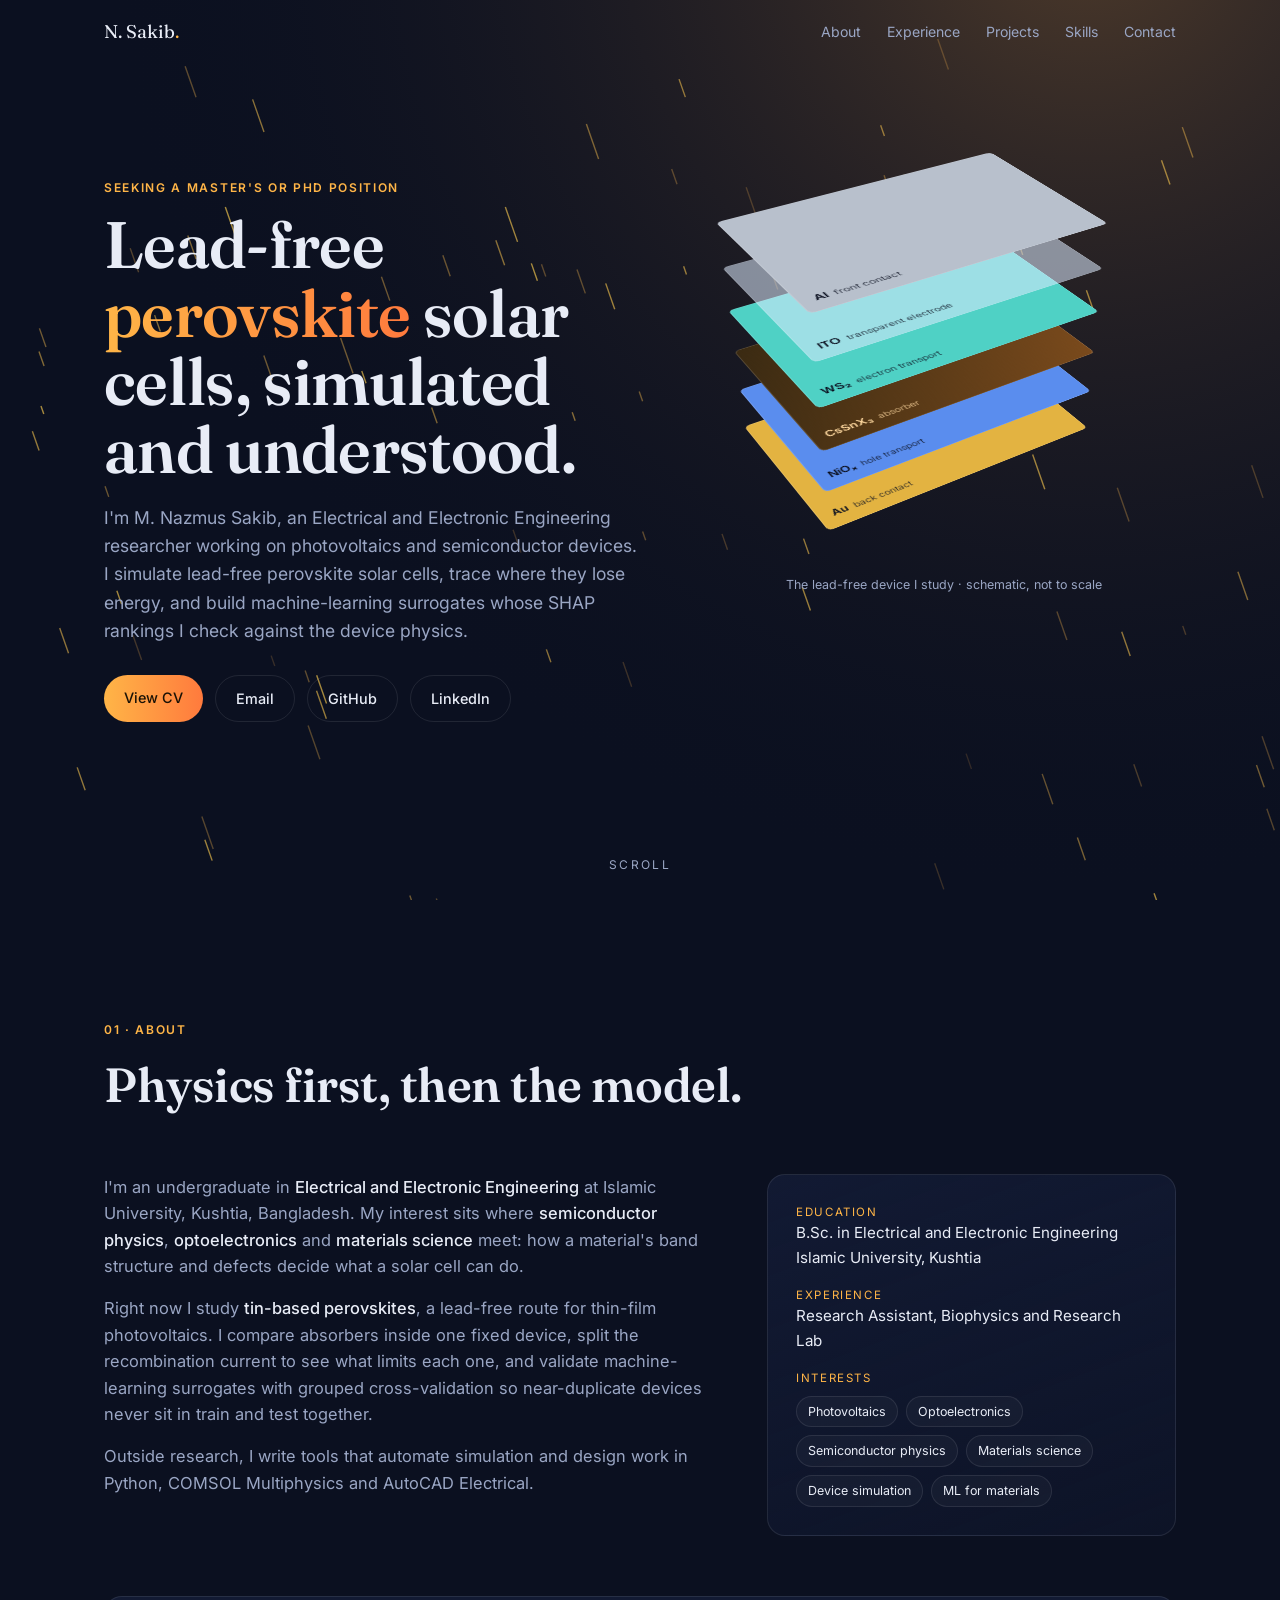
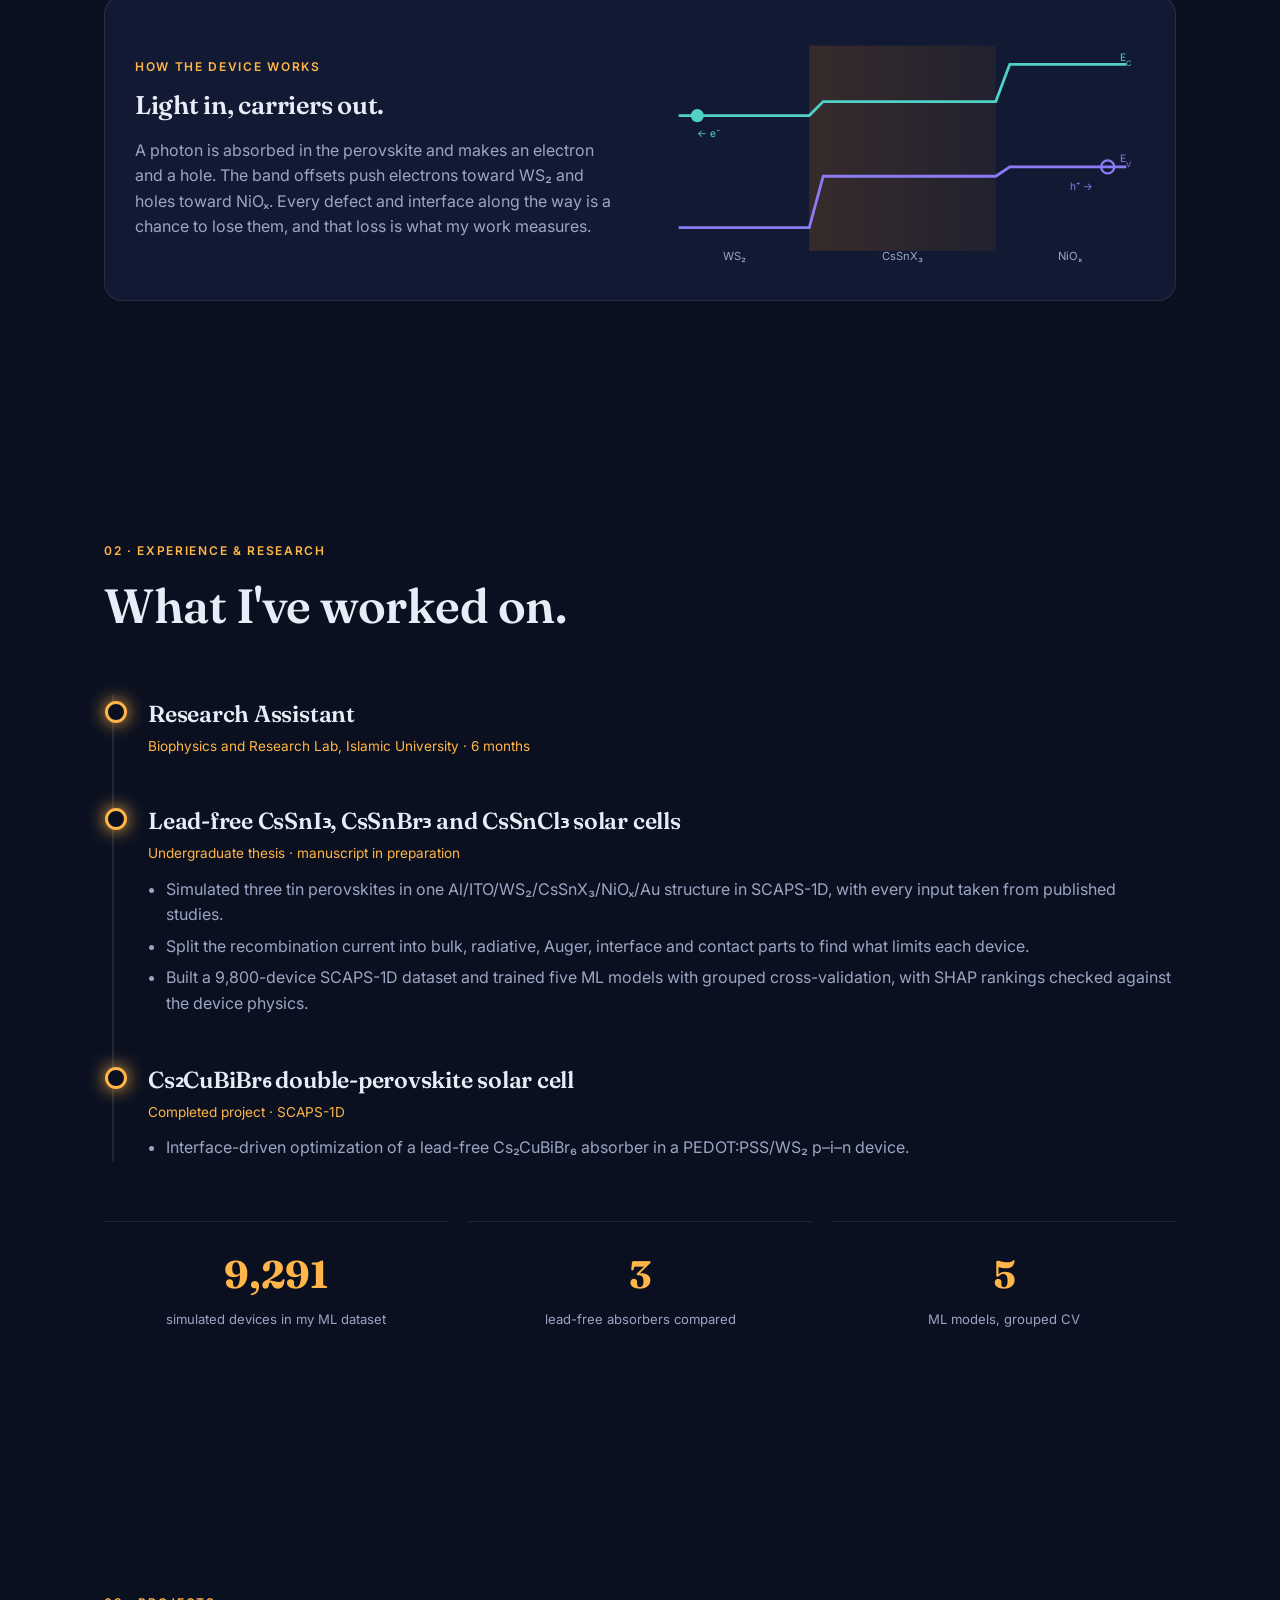
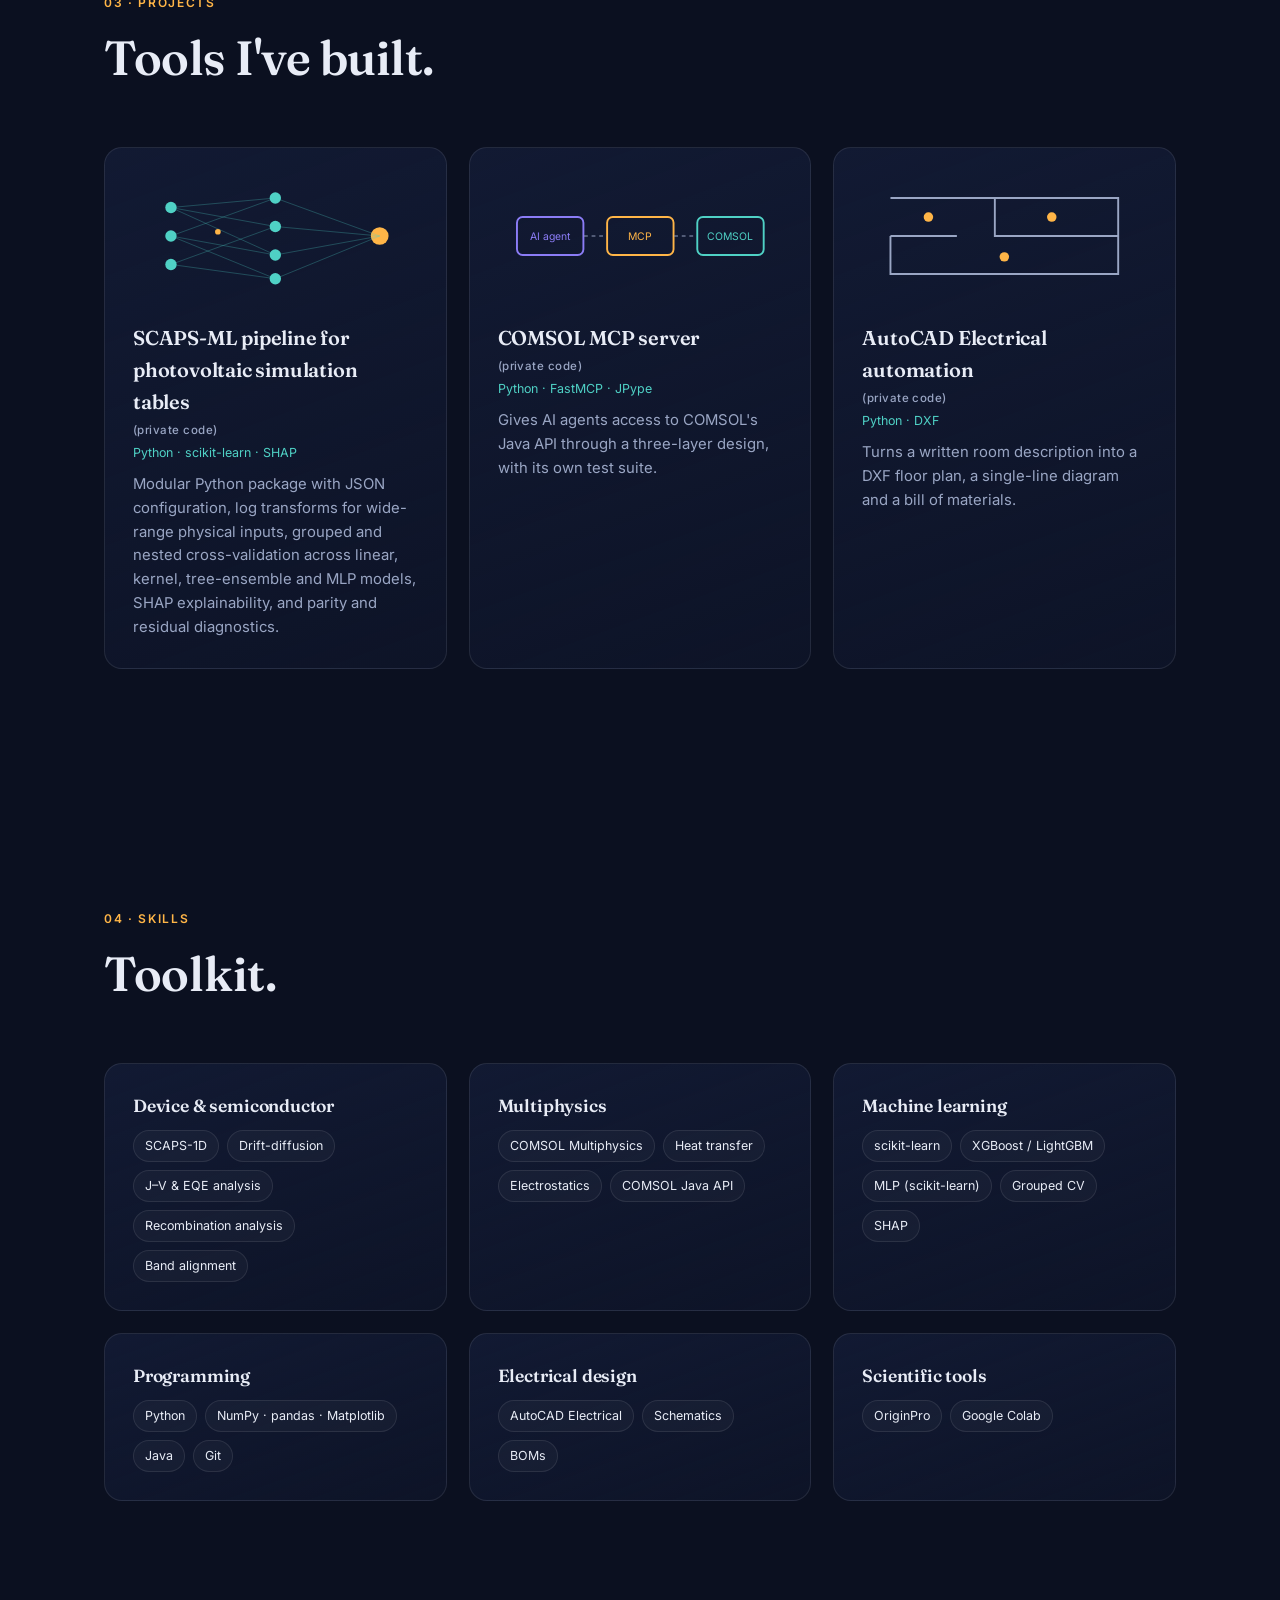
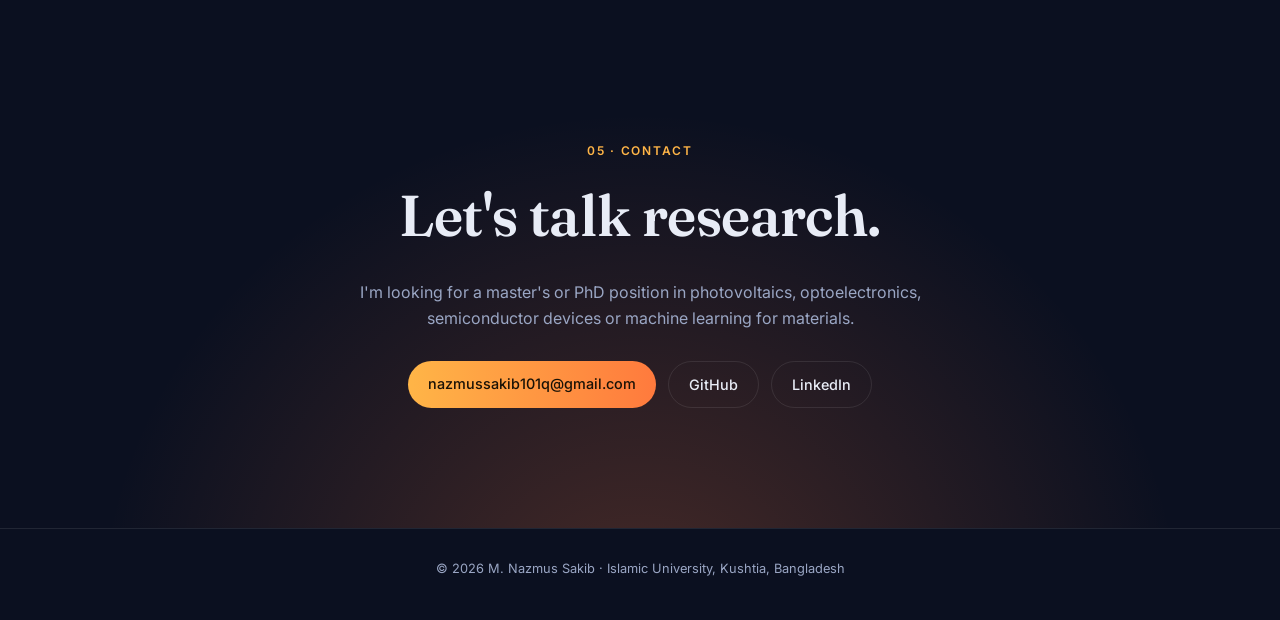
<file: index.html>
<!DOCTYPE html>
<html lang="en">
<head>
<meta charset="UTF-8">
<meta name="viewport" content="width=device-width, initial-scale=1.0">
<title>M. Nazmus Sakib — Photovoltaics, Semiconductor Devices &amp; Machine Learning</title>
<meta name="description" content="M. Nazmus Sakib: EEE researcher working on lead-free perovskite solar cells, device simulation and machine learning for materials.">
<link rel="canonical" href="https://saakiiiib.github.io/">
<link rel="icon" href="favicon.svg" type="image/svg+xml">

<meta property="og:type" content="profile">
<meta property="og:site_name" content="M. Nazmus Sakib">
<meta property="og:url" content="https://saakiiiib.github.io/">
<meta property="og:title" content="M. Nazmus Sakib — Photovoltaics, Semiconductor Devices &amp; Machine Learning">
<meta property="og:description" content="EEE researcher working on lead-free perovskite solar cells, device simulation and machine learning for materials.">
<meta property="og:image" content="https://saakiiiib.github.io/og.png">
<meta property="og:image:width" content="1200">
<meta property="og:image:height" content="630">
<meta property="og:image:alt" content="M. Nazmus Sakib — lead-free perovskite solar cells, simulated and understood.">
<meta name="twitter:card" content="summary_large_image">
<meta name="twitter:title" content="M. Nazmus Sakib — Photovoltaics, Semiconductor Devices &amp; Machine Learning">
<meta name="twitter:description" content="EEE researcher working on lead-free perovskite solar cells, device simulation and machine learning for materials.">
<meta name="twitter:image" content="https://saakiiiib.github.io/og.png">

<link rel="preconnect" href="https://fonts.googleapis.com">
<link rel="preconnect" href="https://fonts.gstatic.com" crossorigin>
<link href="https://fonts.googleapis.com/css2?family=Fraunces:opsz,wght@9..144,400;9..144,600&family=Inter:wght@400;500;600&display=swap" rel="stylesheet">
<link rel="stylesheet" href="assets/css/site.css">
<noscript><style>.reveal{opacity:1!important;transform:none!important}</style></noscript>
<script type="application/ld+json">
{
  "@context": "https://schema.org",
  "@type": "Person",
  "name": "M. Nazmus Sakib",
  "url": "https://saakiiiib.github.io/",
  "email": "mailto:nazmussakib101q@gmail.com",
  "affiliation": {
    "@type": "CollegeOrUniversity",
    "name": "Islamic University, Kushtia, Bangladesh"
  },
  "sameAs": [
    "https://github.com/saakiiiib",
    "https://www.linkedin.com/in/m-nazmus-sakib-89017a239"
  ],
  "knowsAbout": [
    "Photovoltaics",
    "Perovskite Solar Cells",
    "SCAPS-1D",
    "Semiconductor Device Simulation",
    "Machine Learning for Materials"
  ]
}
</script>
</head>
<body>
<a class="skip-link" href="#main">Skip to main content</a>
<div id="prog" aria-hidden="true"></div>

<nav id="nav" aria-label="Primary"><div class="wrap">
  <a class="logo" href="#top">N. Sakib<span>.</span></a>
  <button class="navtoggle" id="navtoggle" aria-expanded="false" aria-controls="navmenu" aria-label="Menu"><span></span></button>
  <ul id="navmenu">
    <li><a href="#about">About</a></li>
    <li><a href="#experience">Experience</a></li>
    <li><a href="#projects">Projects</a></li>
    <li><a href="#skills">Skills</a></li>
    <li><a href="#contact">Contact</a></li>
  </ul>
</div></nav>

<header class="hero" id="top">
  <canvas id="sky" aria-hidden="true"></canvas>
  <div class="wrap">
    <div>
      <div class="mono">Seeking a master's or PhD position</div>
      <h1>Lead-free <em>perovskite</em> solar cells, simulated and understood.</h1>
      <p class="lead">I'm M. Nazmus Sakib, an Electrical and Electronic Engineering researcher working on photovoltaics and semiconductor devices. I simulate lead-free perovskite solar cells, trace where they lose energy, and build machine-learning surrogates whose SHAP rankings I check against the device physics.</p>
      <div class="btns">
        <a class="btn main" href="resume.html">View CV</a>
        <a class="btn" href="mailto:nazmussakib101q@gmail.com">Email</a>
        <a class="btn" href="https://github.com/saakiiiib" target="_blank" rel="noopener noreferrer">GitHub</a>
        <a class="btn" href="https://www.linkedin.com/in/m-nazmus-sakib-89017a239" target="_blank" rel="noopener noreferrer">LinkedIn</a>
      </div>
    </div>
    <div>
      <div class="stack" id="stack">
        <div class="layers">
          <div class="layer" style="--i:0;background:#e3b341">Au <small>back contact</small></div>
          <div class="layer" style="--i:1;background:#5a8dee">NiOₓ <small>hole transport</small></div>
          <div class="layer" style="--i:2;background:linear-gradient(120deg,#3a2a12,#7a4a1c);color:#ffd9a0">CsSnX₃ <small>absorber</small></div>
          <div class="layer" style="--i:3;background:#4fd1c5">WS₂ <small>electron transport</small></div>
          <div class="layer" style="--i:4;background:rgba(220,235,255,.55)">ITO <small>transparent electrode</small></div>
          <div class="layer" style="--i:5;background:#b8c0cc">Al <small>front contact</small></div>
        </div>
      </div>
      <p class="stacklabel">The lead-free device I study · schematic, not to scale</p>
    </div>
  </div>
  <div class="scrollcue" aria-hidden="true">Scroll</div>
</header>

<main id="main">
<section id="about"><div class="wrap">
  <div class="sec-head reveal"><div class="mono">01 · About</div><h2>Physics first, then the model.</h2></div>
  <div class="about-grid">
    <div class="reveal d1">
      <p>I'm an undergraduate in <b>Electrical and Electronic Engineering</b> at Islamic University, Kushtia, Bangladesh. My interest sits where <b>semiconductor physics</b>, <b>optoelectronics</b> and <b>materials science</b> meet: how a material's band structure and defects decide what a solar cell can do.</p>
      <p>Right now I study <b>tin-based perovskites</b>, a lead-free route for thin-film photovoltaics. I compare absorbers inside one fixed device, split the recombination current to see what limits each one, and validate machine-learning surrogates with grouped cross-validation so near-duplicate devices never sit in train and test together.</p>
      <p>Outside research, I write tools that automate simulation and design work in Python, COMSOL Multiphysics and AutoCAD Electrical.</p>
    </div>
    <div class="card reveal d2">
      <dl class="facts">
        <dt>Education</dt><dd>B.Sc. in Electrical and Electronic Engineering<br>Islamic University, Kushtia</dd>
        <dt>Experience</dt><dd>Research Assistant, Biophysics and Research Lab</dd>
        <dt>Interests</dt>
        <dd><div class="chips"><span class="chip">Photovoltaics</span><span class="chip">Optoelectronics</span><span class="chip">Semiconductor physics</span><span class="chip">Materials science</span><span class="chip">Device simulation</span><span class="chip">ML for materials</span></div></dd>
      </dl>
    </div>
  </div>

  <div class="band reveal">
    <div class="band-grid">
      <div>
        <div class="mono">How the device works</div>
        <h3>Light in, carriers out.</h3>
        <p>A photon is absorbed in the perovskite and makes an electron and a hole. The band offsets push electrons toward WS₂ and holes toward NiOₓ. Every defect and interface along the way is a chance to lose them, and that loss is what my work measures.</p>
      </div>
      <svg viewBox="0 0 520 260" role="img" aria-label="Animated schematic band diagram of an ETL, absorber and HTL">
        <defs><linearGradient id="abs" x1="0" x2="1"><stop offset="0" stop-color="#7a4a1c" stop-opacity=".35"/><stop offset="1" stop-color="#7a4a1c" stop-opacity=".15"/></linearGradient></defs>
        <rect x="160" y="20" width="200" height="220" fill="url(#abs)"/>
        <text x="80" y="250" fill="#9aa6c4" font-size="12" text-anchor="middle">WS₂</text>
        <text x="260" y="250" fill="#9aa6c4" font-size="12" text-anchor="middle">CsSnX₃</text>
        <text x="440" y="250" fill="#9aa6c4" font-size="12" text-anchor="middle">NiOₓ</text>
        <path d="M20 95 H160 L175 80 H360 L375 40 H500" stroke="#4fd1c5" stroke-width="3" fill="none"/>
        <path d="M20 215 H160 L175 160 H360 L375 150 H500" stroke="#8b7cf6" stroke-width="3" fill="none"/>
        <text x="505" y="36" fill="#4fd1c5" font-size="11" text-anchor="end">E<tspan baseline-shift="sub" font-size="8">C</tspan></text>
        <text x="505" y="145" fill="#8b7cf6" font-size="11" text-anchor="end">E<tspan baseline-shift="sub" font-size="8">V</tspan></text>
        <g class="photon"><path d="M250 0 l-6 10 l8 0 l-6 12" stroke="#ffb547" stroke-width="2.5" fill="none"><animateTransform attributeName="transform" type="translate" values="0,-20;0,50;0,50" keyTimes="0;.3;1" dur="3s" repeatCount="indefinite"/><animate attributeName="opacity" values="1;1;0;0" keyTimes="0;.3;.32;1" dur="3s" repeatCount="indefinite"/></path></g>
        <circle r="7" fill="#4fd1c5"><animateMotion dur="3s" repeatCount="indefinite" keyTimes="0;.3;.7;1" keyPoints="0;0;1;1" calcMode="linear" path="M250 80 H175 L160 95 H40"/><animate attributeName="opacity" values="0;0;1;1;0" keyTimes="0;.29;.31;.85;1" dur="3s" repeatCount="indefinite"/></circle>
        <circle r="7" fill="none" stroke="#8b7cf6" stroke-width="2.5"><animateMotion dur="3s" repeatCount="indefinite" keyTimes="0;.3;.7;1" keyPoints="0;0;1;1" calcMode="linear" path="M250 160 H360 L375 150 H480"/><animate attributeName="opacity" values="0;0;1;1;0" keyTimes="0;.29;.31;.85;1" dur="3s" repeatCount="indefinite"/></circle>
        <text x="40" y="118" fill="#4fd1c5" font-size="11">← e⁻</text>
        <text x="440" y="175" fill="#8b7cf6" font-size="11">h⁺ →</text>
      </svg>
    </div>
  </div>
</div></section>

<section id="experience"><div class="wrap">
  <div class="sec-head reveal"><div class="mono">02 · Experience &amp; research</div><h2>What I've worked on.</h2></div>
  <div class="timeline">
    <div class="tl reveal">
      <h3>Research Assistant</h3>
      <div class="meta">Biophysics and Research Lab, Islamic University · 6 months</div>
    </div>
    <div class="tl reveal">
      <h3>Lead-free CsSnI₃, CsSnBr₃ and CsSnCl₃ solar cells</h3>
      <div class="meta">Undergraduate thesis · manuscript in preparation</div>
      <ul>
        <li>Simulated three tin perovskites in one Al/ITO/WS₂/CsSnX₃/NiOₓ/Au structure in SCAPS-1D, with every input taken from published studies.</li>
        <li>Split the recombination current into bulk, radiative, Auger, interface and contact parts to find what limits each device.</li>
        <li>Built a 9,800-device SCAPS-1D dataset and trained five ML models with grouped cross-validation, with SHAP rankings checked against the device physics.</li>
      </ul>
    </div>
    <div class="tl reveal">
      <h3>Cs₂CuBiBr₆ double-perovskite solar cell</h3>
      <div class="meta">Completed project · SCAPS-1D</div>
      <ul><li>Interface-driven optimization of a lead-free Cs₂CuBiBr₆ absorber in a PEDOT:PSS/WS₂ p–i–n device.</li></ul>
    </div>
  </div>
  <div class="strip">
    <div class="stat reveal"><b data-n="9800" aria-label="9,800">9,800</b><span>simulated devices in my ML dataset</span></div>
    <div class="stat reveal d1"><b data-n="3" aria-label="3">3</b><span>lead-free absorbers compared</span></div>
    <div class="stat reveal d2"><b data-n="5" aria-label="5">5</b><span>ML models, grouped CV</span></div>
  </div>
</div></section>

<section id="projects"><div class="wrap">
  <div class="sec-head reveal"><div class="mono">03 · Projects</div><h2>Tools I've built.</h2></div>
  <div class="proj">
    <div class="card pcard reveal">
      <svg viewBox="0 0 300 120" aria-hidden="true">
        <g fill="#4fd1c5">
          <circle cx="40" cy="30" r="6"/><circle cx="40" cy="60" r="6"/><circle cx="40" cy="90" r="6"/>
          <circle cx="150" cy="20" r="6"/><circle cx="150" cy="50" r="6"/><circle cx="150" cy="80" r="6"/><circle cx="150" cy="105" r="6"/>
          <circle cx="260" cy="60" r="8" fill="#ffb547"><animate attributeName="r" values="8;11;8" dur="2s" repeatCount="indefinite"/></circle>
        </g>
        <g stroke="#4fd1c5" stroke-opacity=".3"><path d="M40 30L150 20M40 30L150 50M40 30L150 80M40 60L150 20M40 60L150 80M40 60L150 105M40 90L150 50M40 90L150 105M150 20L260 60M150 50L260 60M150 80L260 60M150 105L260 60"/></g>
        <circle r="3" fill="#ffb547"><animateMotion dur="2s" repeatCount="indefinite" path="M40 60L150 50L260 60"/></circle>
      </svg>
      <h3>SCAPS-ML pipeline for photovoltaic simulation tables <span class="priv">(private code)</span></h3>
      <div class="tag">Python · scikit-learn · SHAP</div>
      <p>Modular Python package with JSON configuration, log transforms for wide-range physical inputs, grouped and nested cross-validation across linear, kernel, tree-ensemble and MLP models, SHAP explainability, and parity and residual diagnostics.</p>
    </div>
    <div class="card pcard reveal d1">
      <svg viewBox="0 0 300 120" aria-hidden="true">
        <rect x="20" y="40" width="70" height="40" rx="6" fill="none" stroke="#8b7cf6" stroke-width="2"/><text x="55" y="64" fill="#8b7cf6" font-size="11" text-anchor="middle">AI agent</text>
        <rect x="115" y="40" width="70" height="40" rx="6" fill="none" stroke="#ffb547" stroke-width="2"/><text x="150" y="64" fill="#ffb547" font-size="11" text-anchor="middle">MCP</text>
        <rect x="210" y="40" width="70" height="40" rx="6" fill="none" stroke="#4fd1c5" stroke-width="2"/><text x="245" y="64" fill="#4fd1c5" font-size="11" text-anchor="middle">COMSOL</text>
        <path d="M90 60H115M185 60H210" stroke="#9aa6c4" stroke-dasharray="4 4"><animate attributeName="stroke-dashoffset" values="8;0" dur=".6s" repeatCount="indefinite"/></path>
      </svg>
      <h3>COMSOL MCP server <span class="priv">(private code)</span></h3>
      <div class="tag">Python · FastMCP · JPype</div>
      <p>Gives AI agents access to COMSOL's Java API through a three-layer design, with its own test suite.</p>
    </div>
    <div class="card pcard reveal d2">
      <svg viewBox="0 0 300 120" aria-hidden="true">
        <path d="M30 20H270V100H30Z M140 20V60H270 M30 60H100" fill="none" stroke="#9aa6c4" stroke-width="2" stroke-dasharray="600" stroke-dashoffset="600"><animate attributeName="stroke-dashoffset" values="600;0;0" keyTimes="0;.6;1" dur="4s" repeatCount="indefinite"/></path>
        <circle cx="70" cy="40" r="5" fill="#ffb547"/><circle cx="200" cy="40" r="5" fill="#ffb547"/><circle cx="150" cy="82" r="5" fill="#ffb547"/>
      </svg>
      <h3>AutoCAD Electrical automation <span class="priv">(private code)</span></h3>
      <div class="tag">Python · DXF</div>
      <p>Turns a written room description into a DXF floor plan, a single-line diagram and a bill of materials.</p>
    </div>
  </div>
</div></section>

<section id="skills"><div class="wrap">
  <div class="sec-head reveal"><div class="mono">04 · Skills</div><h2>Toolkit.</h2></div>
  <div class="skills">
    <div class="card reveal"><h3>Device &amp; semiconductor</h3><div class="chips"><span class="chip">SCAPS-1D</span><span class="chip">Drift-diffusion</span><span class="chip">J–V &amp; EQE analysis</span><span class="chip">Recombination analysis</span><span class="chip">Band alignment</span></div></div>
    <div class="card reveal d1"><h3>Multiphysics</h3><div class="chips"><span class="chip">COMSOL Multiphysics</span><span class="chip">Heat transfer</span><span class="chip">Electrostatics</span><span class="chip">COMSOL Java API</span></div></div>
    <div class="card reveal d2"><h3>Machine learning</h3><div class="chips"><span class="chip">scikit-learn</span><span class="chip">XGBoost / LightGBM</span><span class="chip">MLP (scikit-learn)</span><span class="chip">Grouped CV</span><span class="chip">SHAP</span></div></div>
    <div class="card reveal"><h3>Programming</h3><div class="chips"><span class="chip">Python</span><span class="chip">NumPy · pandas · Matplotlib</span><span class="chip">Java</span><span class="chip">Git</span></div></div>
    <div class="card reveal d1"><h3>Electrical design</h3><div class="chips"><span class="chip">AutoCAD Electrical</span><span class="chip">Schematics</span><span class="chip">BOMs</span></div></div>
    <div class="card reveal d2"><h3>Scientific tools</h3><div class="chips"><span class="chip">OriginPro</span><span class="chip">Google Colab</span></div></div>
  </div>
</div></section>

<section class="contact" id="contact"><div class="wrap reveal">
  <div class="mono">05 · Contact</div>
  <h2>Let's talk research.</h2>
  <p>I'm looking for a master's or PhD position in photovoltaics, optoelectronics, semiconductor devices or machine learning for materials.</p>
  <div class="btns">
    <a class="btn main" href="mailto:nazmussakib101q@gmail.com">nazmussakib101q@gmail.com</a>
    <a class="btn" href="https://github.com/saakiiiib" target="_blank" rel="noopener noreferrer">GitHub</a>
    <a class="btn" href="https://www.linkedin.com/in/m-nazmus-sakib-89017a239" target="_blank" rel="noopener noreferrer">LinkedIn</a>
  </div>
</div></section>
</main>

<footer>© 2026 M. Nazmus Sakib · Islamic University, Kushtia, Bangladesh</footer>
<script src="assets/js/main.js" defer></script>
</body>
</html>
</file>
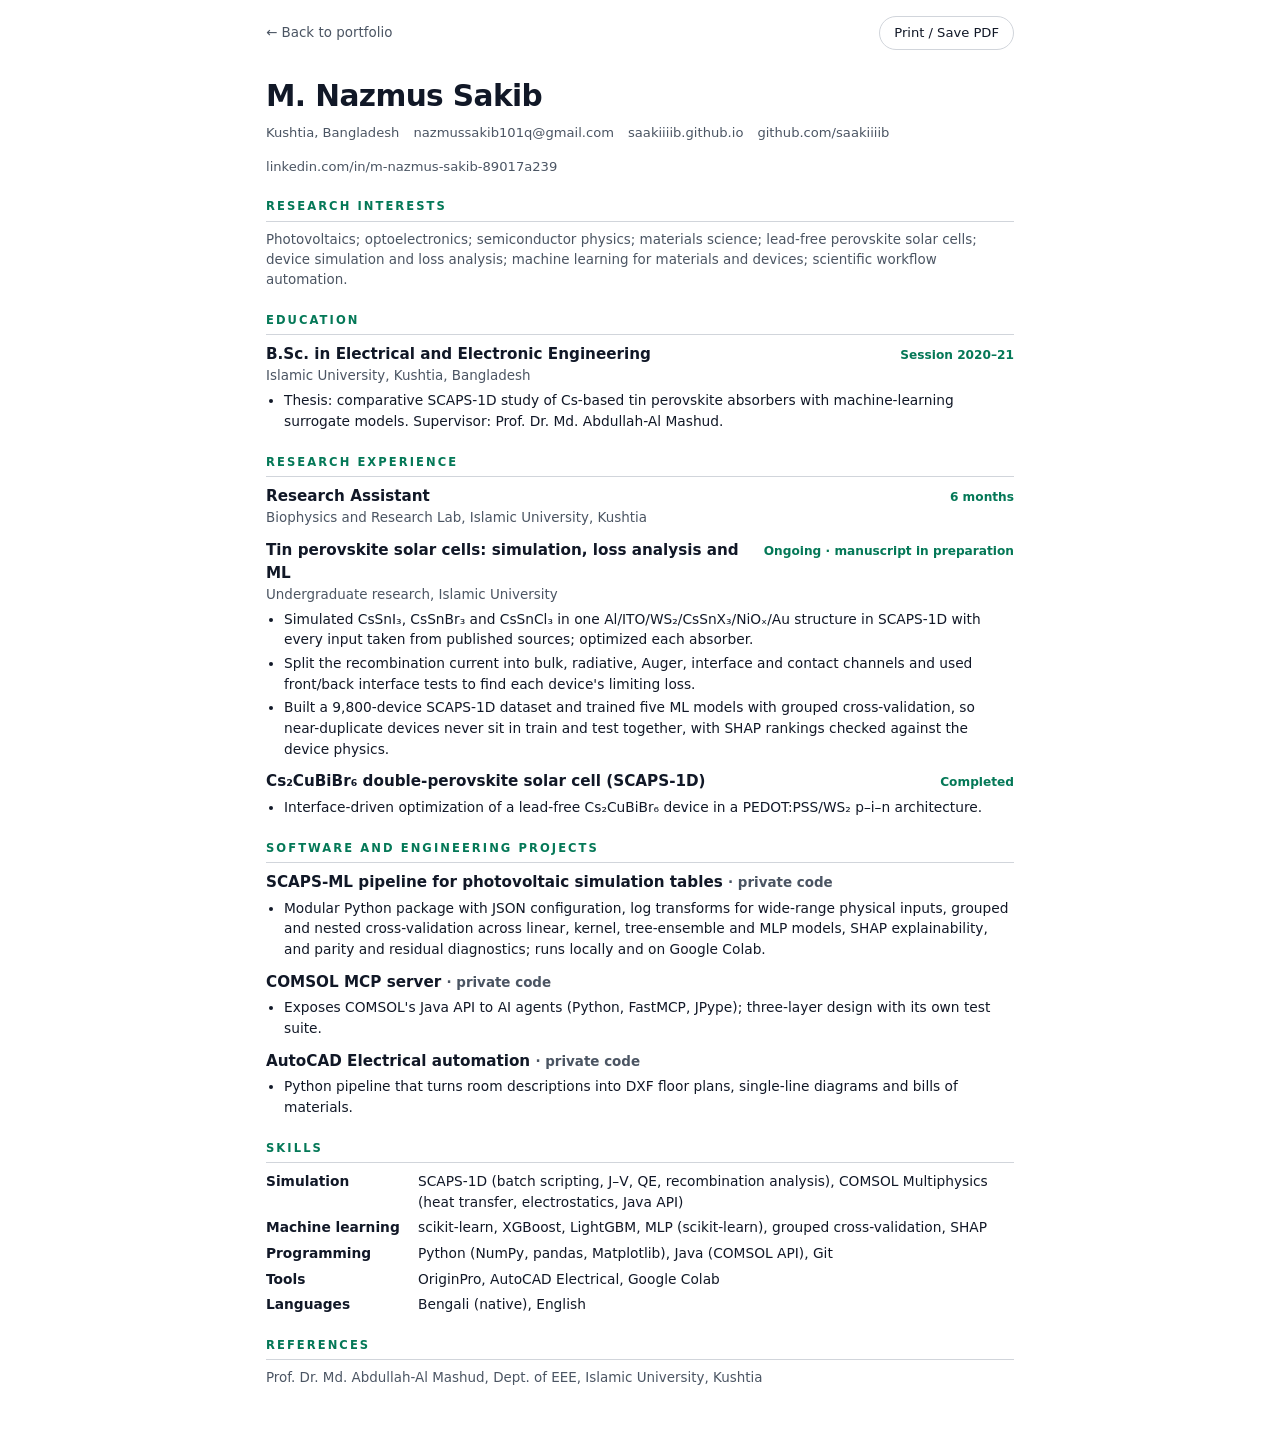
<file: resume.html>
<!DOCTYPE html>
<html lang="en">
<head>
<meta charset="UTF-8">
<meta name="viewport" content="width=device-width, initial-scale=1.0">
<title>M. Nazmus Sakib — CV</title>
<meta name="description" content="Curriculum Vitae of M. Nazmus Sakib — Electrical and Electronic Engineering researcher in photovoltaics, SCAPS-1D simulation, and machine learning for materials.">
<link rel="canonical" href="https://saakiiiib.github.io/resume.html">
<link rel="icon" href="favicon.svg" type="image/svg+xml">
<link rel="stylesheet" href="assets/css/resume.css">
</head>
<body>
<nav class="topbar" aria-label="Resume navigation">
  <a class="back" href="./">← Back to portfolio</a>
  <button type="button" class="print-btn" onclick="window.print()">Print / Save PDF</button>
</nav>
<main class="wrap">
  <h1>M. Nazmus Sakib</h1>
  <div class="contact">
    <span>Kushtia, Bangladesh</span>
    <a href="mailto:nazmussakib101q@gmail.com">nazmussakib101q@gmail.com</a>
    <a href="https://saakiiiib.github.io/">saakiiiib.github.io</a>
    <a href="https://github.com/saakiiiib" target="_blank" rel="noopener noreferrer">github.com/saakiiiib</a>
    <a href="https://www.linkedin.com/in/m-nazmus-sakib-89017a239" target="_blank" rel="noopener noreferrer">linkedin.com/in/m-nazmus-sakib-89017a239</a>
  </div>

  <h2>Research interests</h2>
  <p class="sub">Photovoltaics; optoelectronics; semiconductor physics; materials science; lead-free perovskite solar cells; device simulation and loss analysis; machine learning for materials and devices; scientific workflow automation.</p>

  <h2>Education</h2>
  <div class="item">
    <div class="head"><h3>B.Sc. in Electrical and Electronic Engineering</h3><span class="when">Session 2020–21</span></div>
    <div class="sub">Islamic University, Kushtia, Bangladesh</div>
    <ul><li>Thesis: comparative SCAPS-1D study of Cs-based tin perovskite absorbers with machine-learning surrogate models. Supervisor: Prof. Dr. Md. Abdullah-Al Mashud.</li></ul>
  </div>

  <h2>Research experience</h2>
  <div class="item">
    <div class="head"><h3>Research Assistant</h3><span class="when">6 months</span></div>
    <div class="sub">Biophysics and Research Lab, Islamic University, Kushtia</div>
  </div>
  <div class="item">
    <div class="head"><h3>Tin perovskite solar cells: simulation, loss analysis and ML</h3><span class="when">Ongoing · manuscript in preparation</span></div>
    <div class="sub">Undergraduate research, Islamic University</div>
    <ul>
      <li>Simulated CsSnI₃, CsSnBr₃ and CsSnCl₃ in one Al/ITO/WS₂/CsSnX₃/NiOₓ/Au structure in SCAPS-1D with every input taken from published sources; optimized each absorber.</li>
      <li>Split the recombination current into bulk, radiative, Auger, interface and contact channels and used front/back interface tests to find each device's limiting loss.</li>
      <li>Built a 9,800-device SCAPS-1D dataset and trained five ML models with grouped cross-validation, so near-duplicate devices never sit in train and test together, with SHAP rankings checked against the device physics.</li>
    </ul>
  </div>
  <div class="item">
    <div class="head"><h3>Cs₂CuBiBr₆ double-perovskite solar cell (SCAPS-1D)</h3><span class="when">Completed</span></div>
    <ul><li>Interface-driven optimization of a lead-free Cs₂CuBiBr₆ device in a PEDOT:PSS/WS₂ p–i–n architecture.</li></ul>
  </div>

  <h2>Software and engineering projects</h2>
  <div class="item">
    <h3>SCAPS-ML pipeline for photovoltaic simulation tables <span class="sub">· private code</span></h3>
    <ul><li>Modular Python package with JSON configuration, log transforms for wide-range physical inputs, grouped and nested cross-validation across linear, kernel, tree-ensemble and MLP models, SHAP explainability, and parity and residual diagnostics; runs locally and on Google Colab.</li></ul>
  </div>
  <div class="item">
    <h3>COMSOL MCP server <span class="sub">· private code</span></h3>
    <ul><li>Exposes COMSOL's Java API to AI agents (Python, FastMCP, JPype); three-layer design with its own test suite.</li></ul>
  </div>
  <div class="item">
    <h3>AutoCAD Electrical automation <span class="sub">· private code</span></h3>
    <ul><li>Python pipeline that turns room descriptions into DXF floor plans, single-line diagrams and bills of materials.</li></ul>
  </div>

  <h2>Skills</h2>
  <div class="row"><b>Simulation</b><span>SCAPS-1D (batch scripting, J–V, QE, recombination analysis), COMSOL Multiphysics (heat transfer, electrostatics, Java API)</span></div>
  <div class="row"><b>Machine learning</b><span>scikit-learn, XGBoost, LightGBM, MLP (scikit-learn), grouped cross-validation, SHAP</span></div>
  <div class="row"><b>Programming</b><span>Python (NumPy, pandas, Matplotlib), Java (COMSOL API), Git</span></div>
  <div class="row"><b>Tools</b><span>OriginPro, AutoCAD Electrical, Google Colab</span></div>
  <div class="row"><b>Languages</b><span>Bengali (native), English</span></div>

  <h2>References</h2>
  <div class="sub">Prof. Dr. Md. Abdullah-Al Mashud, Dept. of EEE, Islamic University, Kushtia</div>
</main>
</body>
</html>
</file>
<file: assets/css/site.css>
:root{
  --night:#0b1020;--night2:#121a33;--ink:#e8ecf6;--muted:#9aa6c4;
  --sun:#ffb547;--sun2:#ff7a3d;--cyan:#4fd1c5;
  --line:rgba(255,255,255,.09);
}
*{margin:0;padding:0;box-sizing:border-box}
html{scroll-behavior:smooth}
body{font-family:Inter,system-ui,sans-serif;background:var(--night);color:var(--ink);line-height:1.6;overflow-x:hidden}
a{color:inherit}
.mono{font-family:Inter,system-ui,sans-serif;font-weight:600;font-size:.75rem;letter-spacing:.14em;text-transform:uppercase;color:var(--sun)}
h1,h2,h3{font-family:Fraunces,Georgia,serif;font-weight:600;letter-spacing:-.01em}
.wrap{max-width:1120px;margin:0 auto;padding:0 24px}

/* skip link */
.skip-link{
  position:fixed;top:-60px;left:16px;z-index:100;
  padding:10px 16px;border-radius:999px;
  background:var(--sun);color:#1a1206;font-size:.86rem;font-weight:600;
  text-decoration:none;transition:top .15s ease;
}
.skip-link:focus{top:14px;outline:2px solid #fff;outline-offset:2px}

/* progress bar */
#prog{position:fixed;top:0;left:0;height:3px;width:0;background:linear-gradient(90deg,var(--sun),var(--sun2));z-index:60}

/* nav */
nav{position:fixed;top:0;left:0;right:0;z-index:50;transition:background .3s,backdrop-filter .3s}
nav.solid{background:rgba(11,16,32,.75);backdrop-filter:blur(12px);border-bottom:1px solid var(--line)}
nav .wrap{display:flex;justify-content:space-between;align-items:center;height:64px}
nav .logo{font-family:Fraunces,serif;font-size:1.15rem;text-decoration:none}
nav .logo span{color:var(--sun)}
nav ul{display:flex;gap:26px;list-style:none;font-size:.88rem}
nav ul a{text-decoration:none;color:var(--muted);transition:color .2s}
nav ul a:hover{color:var(--ink)}
nav ul a:focus-visible,.navtoggle:focus-visible,.btn:focus-visible,nav .logo:focus-visible,.more:focus-visible{outline:2px solid var(--sun);outline-offset:3px;border-radius:4px}
.navtoggle{display:none;background:none;border:1px solid var(--line);border-radius:10px;color:var(--ink);width:42px;height:38px;cursor:pointer;align-items:center;justify-content:center}
.navtoggle span{position:relative;display:block;width:18px;height:2px;background:var(--ink)}
.navtoggle span::before,.navtoggle span::after{content:"";position:absolute;left:0;width:18px;height:2px;background:var(--ink)}
.navtoggle span::before{top:-6px}.navtoggle span::after{top:6px}
.navtoggle[aria-expanded=true] span{background:transparent}
.navtoggle[aria-expanded=true] span::before{top:0;transform:rotate(45deg)}
.navtoggle[aria-expanded=true] span::after{top:0;transform:rotate(-45deg)}
@media(max-width:720px){
  .navtoggle{display:flex}
  nav{background:rgba(11,16,32,.75);backdrop-filter:blur(12px)}
  nav ul{position:absolute;top:64px;left:0;right:0;flex-direction:column;gap:0;
    background:rgba(11,16,32,.97);backdrop-filter:blur(12px);border-bottom:1px solid var(--line);
    padding:6px 24px 14px;font-size:1rem}
  nav ul[hidden]{display:none}
  nav ul li{border-top:1px solid var(--line)}
  nav ul a{display:block;padding:14px 0;color:var(--ink)}
}

/* hero */
.hero{min-height:100vh;position:relative;display:flex;align-items:center;overflow:hidden}
#sky{position:absolute;inset:0;width:100%;height:100%}
.hero .wrap{position:relative;display:grid;grid-template-columns:1.1fr .9fr;gap:40px;align-items:center;width:100%}
@media(max-width:900px){
  .hero .wrap{grid-template-columns:1fr;padding-top:90px}
  .hero{padding-bottom:40px}
  .stack{margin-top:120px;transform:scale(.8);transform-origin:top center}
  .stacklabel{margin-top:10px}
}
.hero h1{font-size:clamp(2.25rem,5.2vw,4.1rem);line-height:1.04;margin:14px 0 20px;max-width:15ch}
.hero h1 em{font-style:normal;background:linear-gradient(90deg,var(--sun),var(--sun2));-webkit-background-clip:text;background-clip:text;color:transparent}
.hero p.lead{font-size:1.1rem;color:var(--muted);max-width:540px}
.btns{display:flex;gap:12px;flex-wrap:wrap;margin-top:30px}
.btn{padding:11px 20px;border-radius:999px;text-decoration:none;font-size:.9rem;font-weight:500;border:1px solid var(--line);transition:transform .2s,background .2s}
.btn:hover{transform:translateY(-2px);background:rgba(255,255,255,.06)}
.btn.main{background:linear-gradient(90deg,var(--sun),var(--sun2));color:#1a1206;border:none}
.scrollcue{position:absolute;bottom:26px;left:50%;transform:translateX(-50%);color:var(--muted);font-size:.75rem;letter-spacing:.2em;text-transform:uppercase;animation:bob 2s infinite}
@keyframes bob{50%{transform:translate(-50%,6px)}}

/* stack */
.stack{perspective:1100px;display:flex;justify-content:center}
.layers{transform:rotateX(52deg) rotateZ(-32deg);transform-style:preserve-3d;position:relative;width:300px;height:300px}
.layer{position:absolute;left:0;top:0;width:300px;height:190px;border-radius:6px;display:flex;align-items:flex-end;padding:10px 14px;font-size:.78rem;font-weight:600;color:#0b1020;box-shadow:0 0 0 1px rgba(255,255,255,.15) inset;transition:transform 1.2s cubic-bezier(.2,.8,.2,1);transform:translateZ(calc(var(--i)*14px))}
.layer small{font-weight:400;opacity:.75;margin-left:6px}
.stack.split .layer{transform:translateZ(calc(var(--i)*46px))}
.stacklabel{text-align:center;color:var(--muted);font-size:.78rem;margin-top:-30px}

/* sections */
section{padding:120px 0;position:relative}
.sec-head{margin-bottom:50px}
.sec-head h2{font-size:clamp(2rem,4vw,3rem);margin-top:8px}
.reveal{opacity:0;transform:translateY(36px);transition:opacity .9s ease,transform .9s ease}
.reveal.in{opacity:1;transform:none}
.d1{transition-delay:.1s}.d2{transition-delay:.2s}.d3{transition-delay:.3s}

/* about */
.about-grid{display:grid;grid-template-columns:1.2fr .8fr;gap:50px}
@media(max-width:900px){.about-grid{grid-template-columns:1fr}}
.about-grid p{color:var(--muted);margin-bottom:16px;font-size:1.03rem}
.about-grid p b{color:var(--ink);font-weight:500}
.card{background:linear-gradient(160deg,var(--night2),rgba(18,26,51,.4));border:1px solid var(--line);border-radius:18px;padding:28px}
.facts dt{font-size:.72rem;color:var(--sun);text-transform:uppercase;letter-spacing:.14em;margin-top:16px}
.facts dt:first-child{margin-top:0}
.facts dd{font-size:.95rem}
.chips{display:flex;flex-wrap:wrap;gap:8px;margin-top:8px}
.chip{font-size:.78rem;padding:5px 11px;border-radius:999px;border:1px solid var(--line);color:var(--ink);background:rgba(255,255,255,.03)}

/* band diagram */
.band{background:var(--night2);border:1px solid var(--line);border-radius:18px;padding:30px;margin-top:60px}
.band-grid{display:grid;grid-template-columns:1fr 1fr;gap:40px;align-items:center}
@media(max-width:900px){.band-grid{grid-template-columns:1fr}}
.band h3{font-size:1.6rem;margin:8px 0 12px}
.band p{color:var(--muted)}
.band svg{width:100%;height:auto}

/* experience timeline */
.timeline{border-left:2px solid var(--line);margin-left:8px;padding-left:34px}
.tl{position:relative;margin-bottom:44px}
.tl::before{content:"";position:absolute;left:-43px;top:6px;width:16px;height:16px;border-radius:50%;background:var(--night);border:3px solid var(--sun);box-shadow:0 0 18px var(--sun)}
.tl h3{font-size:1.45rem}
.tl .meta{color:var(--sun);font-size:.85rem;margin:4px 0 12px}
.tl ul{color:var(--muted);padding-left:18px}
.tl li{margin-bottom:6px}

/* projects */
.proj{display:grid;grid-template-columns:repeat(3,1fr);gap:22px}
@media(max-width:900px){.proj{grid-template-columns:1fr}}
.pcard{position:relative;overflow:hidden;transition:transform .4s,border-color .4s}
.pcard:hover{transform:translateY(-6px);border-color:rgba(255,181,71,.4)}
.pcard svg{width:100%;height:120px;margin-bottom:18px}
.pcard h3{font-size:1.25rem;margin-bottom:4px}
.pcard .tag{font-size:.78rem;color:var(--cyan);margin-bottom:10px}
.pcard p{color:var(--muted);font-size:.93rem}
.pcard a.more{display:inline-block;margin-top:14px;font-size:.85rem;color:var(--sun);text-decoration:none}
.priv{display:block;font-family:Inter,system-ui,sans-serif;font-size:.72rem;font-weight:500;color:var(--muted);letter-spacing:.04em;margin-top:3px}

/* skills */
.skills{display:grid;grid-template-columns:repeat(3,1fr);gap:22px}
@media(max-width:900px){.skills{grid-template-columns:1fr}}
.skills h3{font-size:1.1rem;margin-bottom:10px}

/* stats strip */
.strip{display:grid;grid-template-columns:repeat(3,1fr);gap:20px;margin-top:60px}
@media(max-width:720px){.strip{grid-template-columns:1fr}}
.stat{text-align:center;padding:22px 10px;border-top:1px solid var(--line)}
.stat b{display:block;font-family:Fraunces,serif;font-size:2.4rem;color:var(--sun)}
.stat span{font-size:.82rem;color:var(--muted)}

/* contact */
.contact{text-align:center;background:radial-gradient(ellipse at 50% 120%,rgba(255,122,61,.25),transparent 60%)}
.contact h2{font-size:clamp(2.2rem,5vw,3.6rem);margin:10px 0 18px}
.contact p{color:var(--muted);max-width:620px;margin:0 auto}
.contact .btns{justify-content:center}
footer{text-align:center;color:var(--muted);font-size:.8rem;padding:30px 0 40px;border-top:1px solid var(--line)}

@media(prefers-reduced-motion:reduce){
  *{animation:none!important;transition:none!important}
  .reveal{opacity:1;transform:none}
}
</file>
<file: assets/css/resume.css>
:root{--ink:#111827;--muted:#4b5563;--acc:#047857;--line:#d1d5db}
*{margin:0;padding:0;box-sizing:border-box}
body{font-family:'Segoe UI',system-ui,-apple-system,sans-serif;color:var(--ink);line-height:1.5;background:#fff}
a{color:inherit;text-decoration:none}
a:hover{color:var(--acc);text-decoration:underline;text-underline-offset:2px}
a:focus-visible,button:focus-visible{outline:2px solid var(--acc);outline-offset:2px;border-radius:4px}
.topbar{
  max-width:820px;margin:0 auto;padding:16px 36px 0;
  display:flex;justify-content:space-between;align-items:center;gap:12px;
  font-size:.84rem;
}
.topbar .back{color:var(--muted);font-weight:500}
.topbar .back:hover{color:var(--acc)}
.print-btn{
  padding:6px 14px;border-radius:999px;border:1px solid var(--line);
  background:#fff;color:var(--ink);font:inherit;font-size:.82rem;font-weight:500;
  cursor:pointer;transition:border-color .15s,color .15s;
}
.print-btn:hover{border-color:var(--acc);color:var(--acc)}
.wrap{max-width:820px;margin:0 auto;padding:24px 36px 44px}
h1{font-size:1.85rem;letter-spacing:-.02em}
h2{font-size:.72rem;letter-spacing:.18em;color:var(--acc);text-transform:uppercase;margin:22px 0 8px;border-bottom:1px solid var(--line);padding-bottom:5px}
.contact{font-size:.82rem;color:var(--muted);margin-top:5px;display:flex;gap:14px;flex-wrap:wrap}
.item{margin-bottom:11px}
.head{display:flex;justify-content:space-between;gap:12px;align-items:baseline}
.item h3{font-size:.95rem;font-weight:600}
.when{font-size:.76rem;color:var(--acc);font-weight:600;white-space:nowrap}
.sub{font-size:.84rem;color:var(--muted)}
ul{margin:4px 0 0 18px;font-size:.86rem;color:var(--ink)}
ul li{margin-bottom:3px}
.row{display:grid;grid-template-columns:140px 1fr;gap:12px;margin-bottom:5px;font-size:.86rem}
.row b{font-weight:600}
@media(max-width:600px){
  .topbar{padding:14px 20px 0}
  .wrap{padding:20px 20px 36px}
  .row{grid-template-columns:1fr;gap:2px}
}
@media print{
  @page{margin:14mm 15mm}
  html,body{background:#fff;color:#000}
  body{font-size:10.5pt;line-height:1.38}
  .topbar{display:none}
  .wrap{max-width:none;margin:0;padding:0}
  h1{font-size:19pt}
  h2{color:#000;border-bottom:1px solid #000;font-size:8pt;margin:13pt 0 5pt;page-break-after:avoid}
  h3,.item h3{color:#000;page-break-after:avoid}
  .sub,.contact{color:#222}
  .when{color:#000}
  ul{color:#000}
  .item,.row{page-break-inside:avoid}
  a{color:#000;text-decoration:none}
}
</file>
